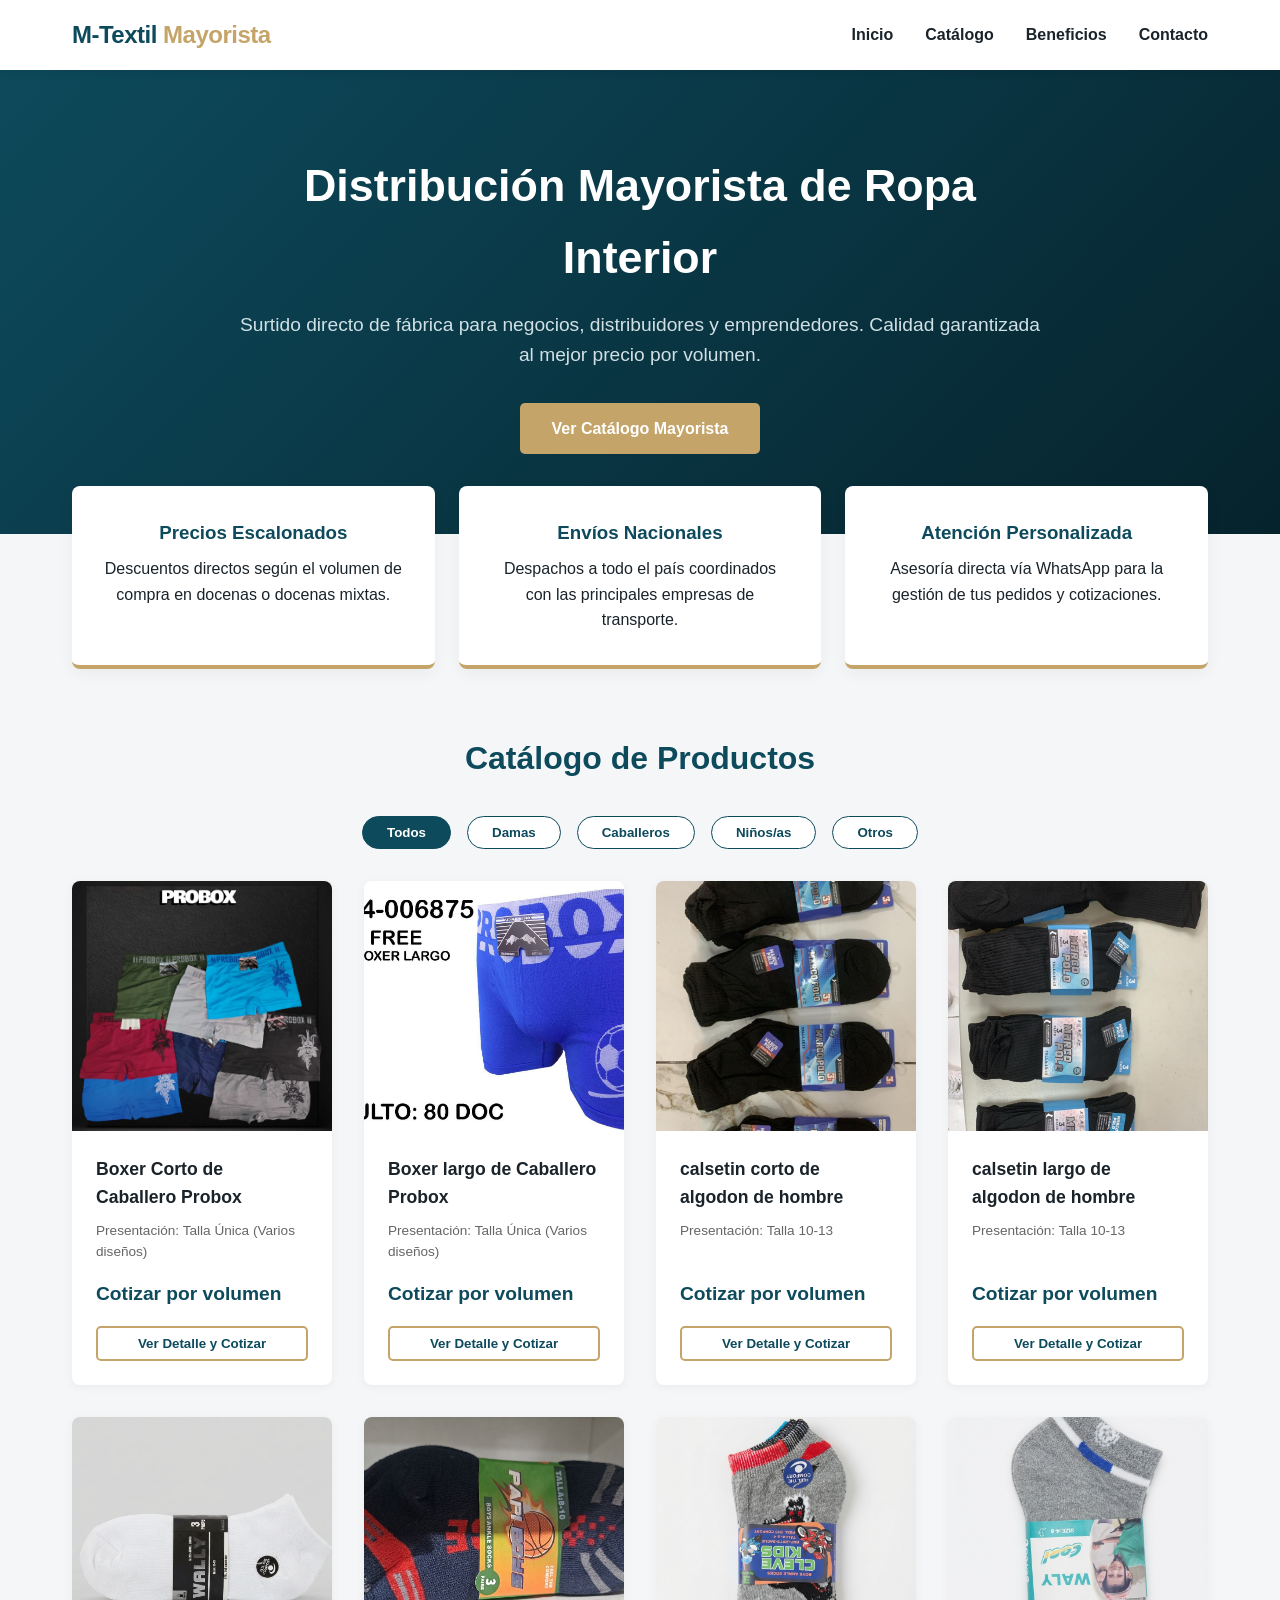
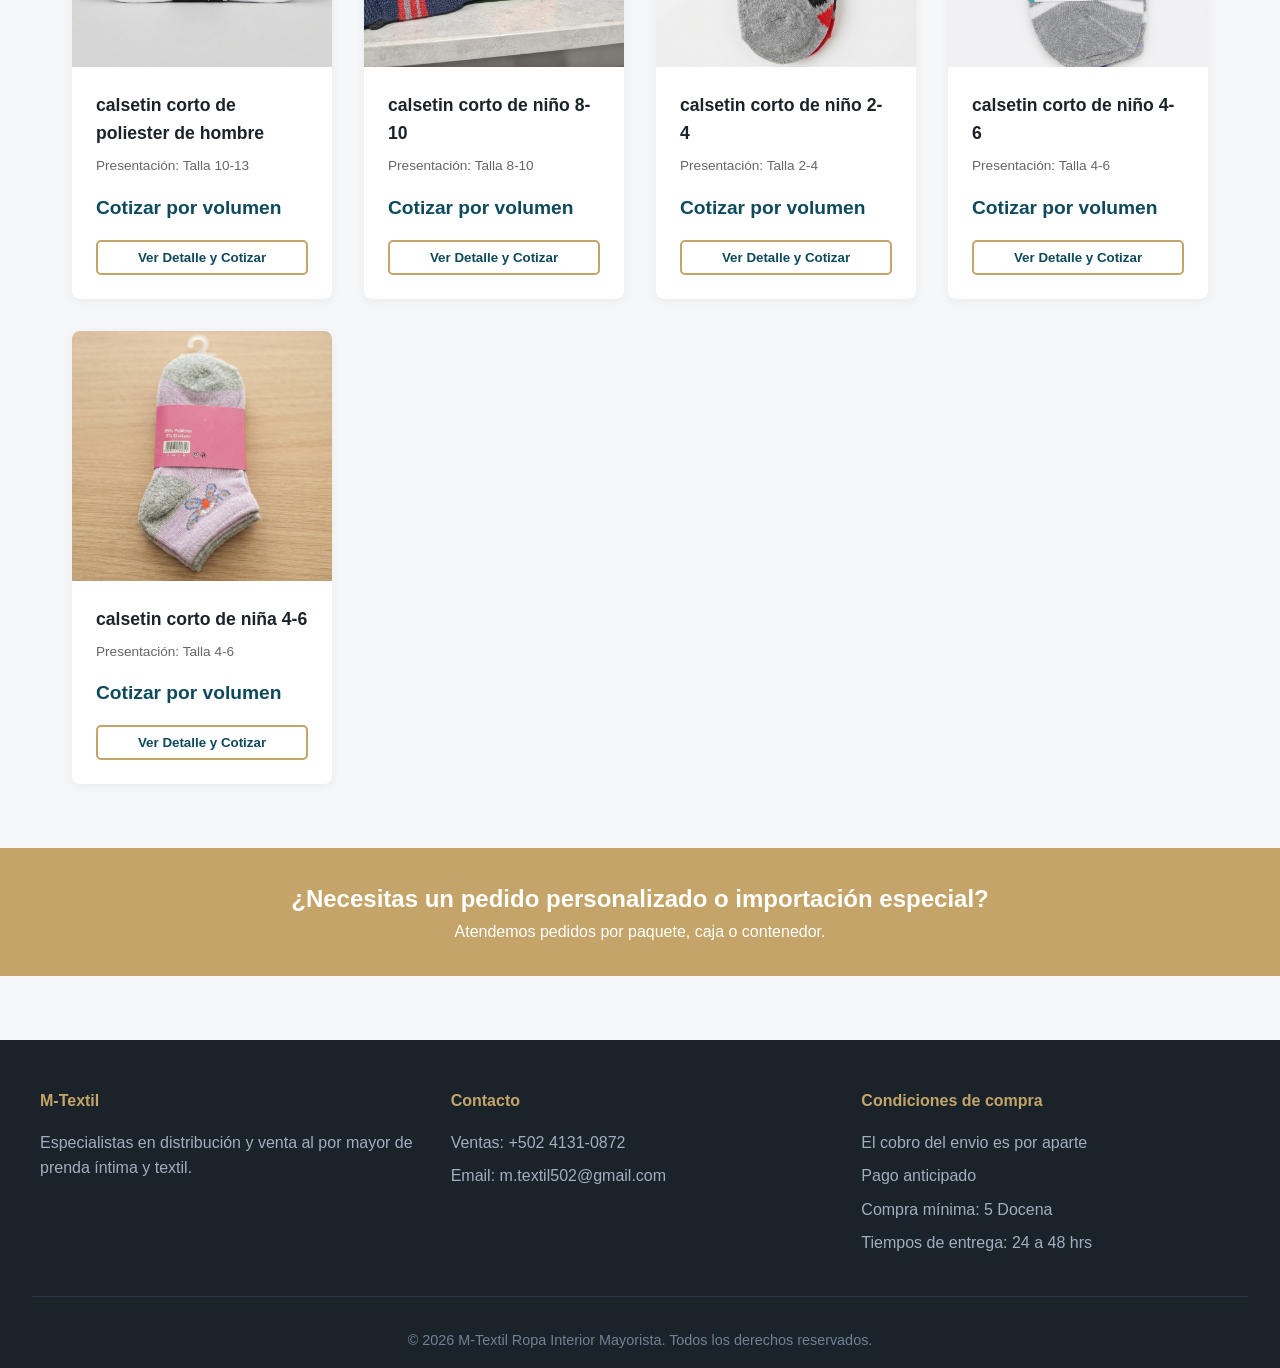
<file: Index.html>
<!DOCTYPE html>
<html lang="es">
<head>
    <meta charset="UTF-8">
    <meta name="viewport" content="width=device-width, initial-scale=1.0">
    <title>M-Textil | Ropa Interior Mayorista</title>
    <!-- Vinculamos el archivo CSS de estilos -->
    <link rel="stylesheet" href="styles.css">
</head>
<body>

    <!-- Encabezado / Navegación -->
    <header>
        <div class="nav-container">
            <a href="#" class="logo">
                <div class="logo-text">M-Textil <span>Mayorista</span></div>
            </a>
            <ul class="nav-links">
                <li><a href="#inicio">Inicio</a></li>
                <li><a href="#catalogo">Catálogo</a></li>
                <li><a href="#ventajas">Beneficios</a></li>
                <li><a href="#contacto">Contacto</a></li>
            </ul>
        </div>
    </header>

    <!-- Sección Principal / Hero -->
    <section class="hero" id="inicio">
        <div class="hero-content">
            <h1>Distribución Mayorista de Ropa Interior</h1>
            <p>Surtido directo de fábrica para negocios, distribuidores y emprendedores. Calidad garantizada al mejor precio por volumen.</p>
            <a href="#catalogo" class="btn-primary">Ver Catálogo Mayorista</a>
        </div>
    </section>

    <!-- Ventajas -->
    <section class="benefits" id="ventajas">
        <div class="benefit-card">
            <h3>Precios Escalonados</h3>
            <p>Descuentos directos según el volumen de compra en docenas o docenas mixtas.</p>
        </div>
        <div class="benefit-card">
            <h3>Envíos Nacionales</h3>
            <p>Despachos a todo el país coordinados con las principales empresas de transporte.</p>
        </div>
        <div class="benefit-card">
            <h3>Atención Personalizada</h3>
            <p>Asesoría directa vía WhatsApp para la gestión de tus pedidos y cotizaciones.</p>
        </div>
    </section>

    <!-- Catálogo de Productos -->
    <section class="catalog" id="catalogo">
        <h2 class="section-title">Catálogo de Productos</h2>
        
        <div class="filters">
            <button class="filter-btn active" onclick="filterProducts('todos')">Todos</button>
            <button class="filter-btn" onclick="filterProducts('dama')">Damas</button>
            <button class="filter-btn" onclick="filterProducts('caballero')">Caballeros</button>
            <button class="filter-btn" onclick="filterProducts('niños')">Niños/as</button>
            <button class="filter-btn" onclick="filterProducts('otros')">Otros</button>
        </div>

        <div class="product-grid" id="productContainer">
            <!-- Los productos se cargarán desde script.js -->
        </div>
    </section>

    <!-- Banner Informativo -->
    <section class="wholesale-banner">
        <h2>¿Necesitas un pedido personalizado o importación especial?</h2>
        <p>Atendemos pedidos por paquete, caja o contenedor.</p>
    </section>

    <!-- Pie de página -->
    <footer id="contacto">
        <div class="footer-content">
            <div class="footer-col">
                <h4>M-Textil</h4>
                <p>Especialistas en distribución y venta al por mayor de prenda íntima y textil.</p>
            </div>
            <div class="footer-col">
                <h4>Contacto</h4>
                <p>Ventas: +502 4131-0872</p>
                <p>Email: m.textil502@gmail.com</p>
            </div>
            <div class="footer-col">
                <h4>Condiciones de compra</h4>
                <p>El cobro del envio es por aparte</p>
                <p>Pago anticipado</p>
                <p>Compra mínima: 5 Docena</p>
                <p>Tiempos de entrega: 24 a 48 hrs</p>
            </div>
        </div>
        <div class="copyright">
            &copy; 2026 M-Textil Ropa Interior Mayorista. Todos los derechos reservados.
        </div>
    </footer>

    <!-- Vinculamos el archivo JavaScript -->
    <script src="script.js"></script>
</body>
</html>
</file>
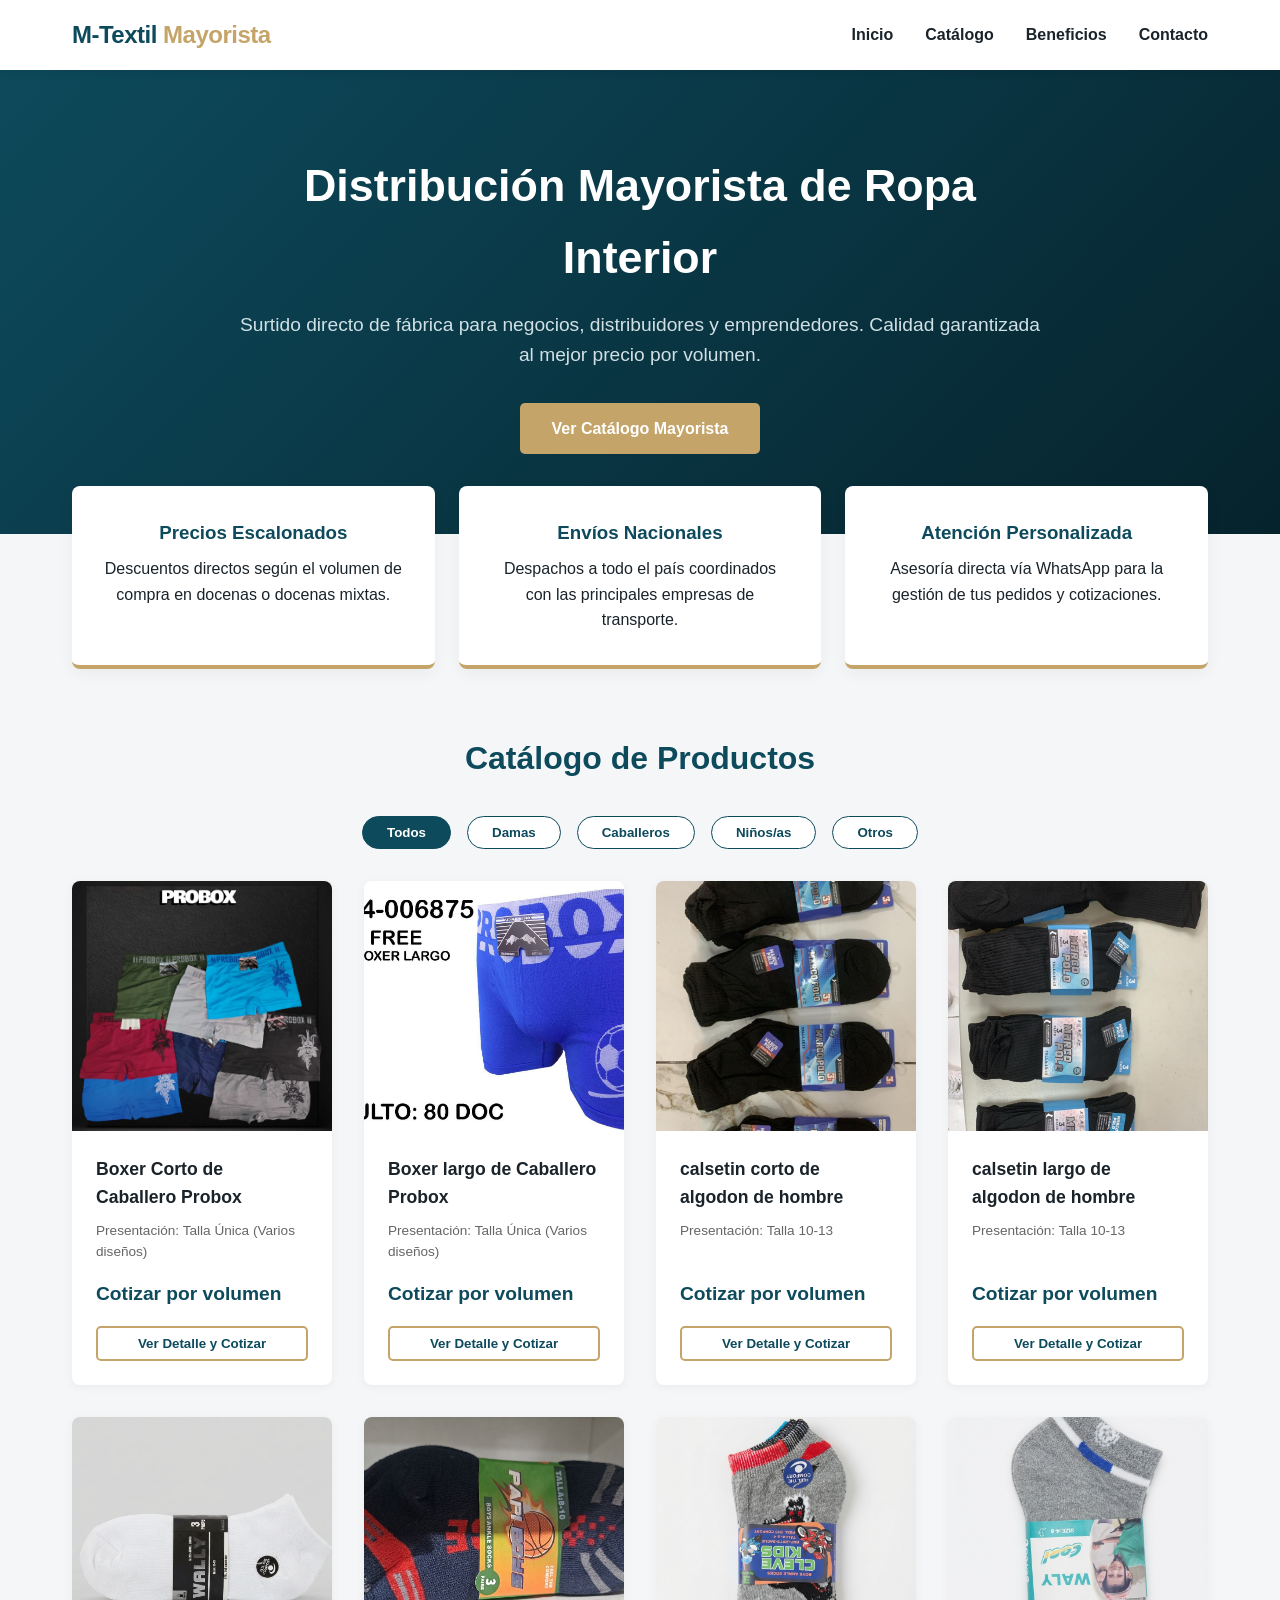
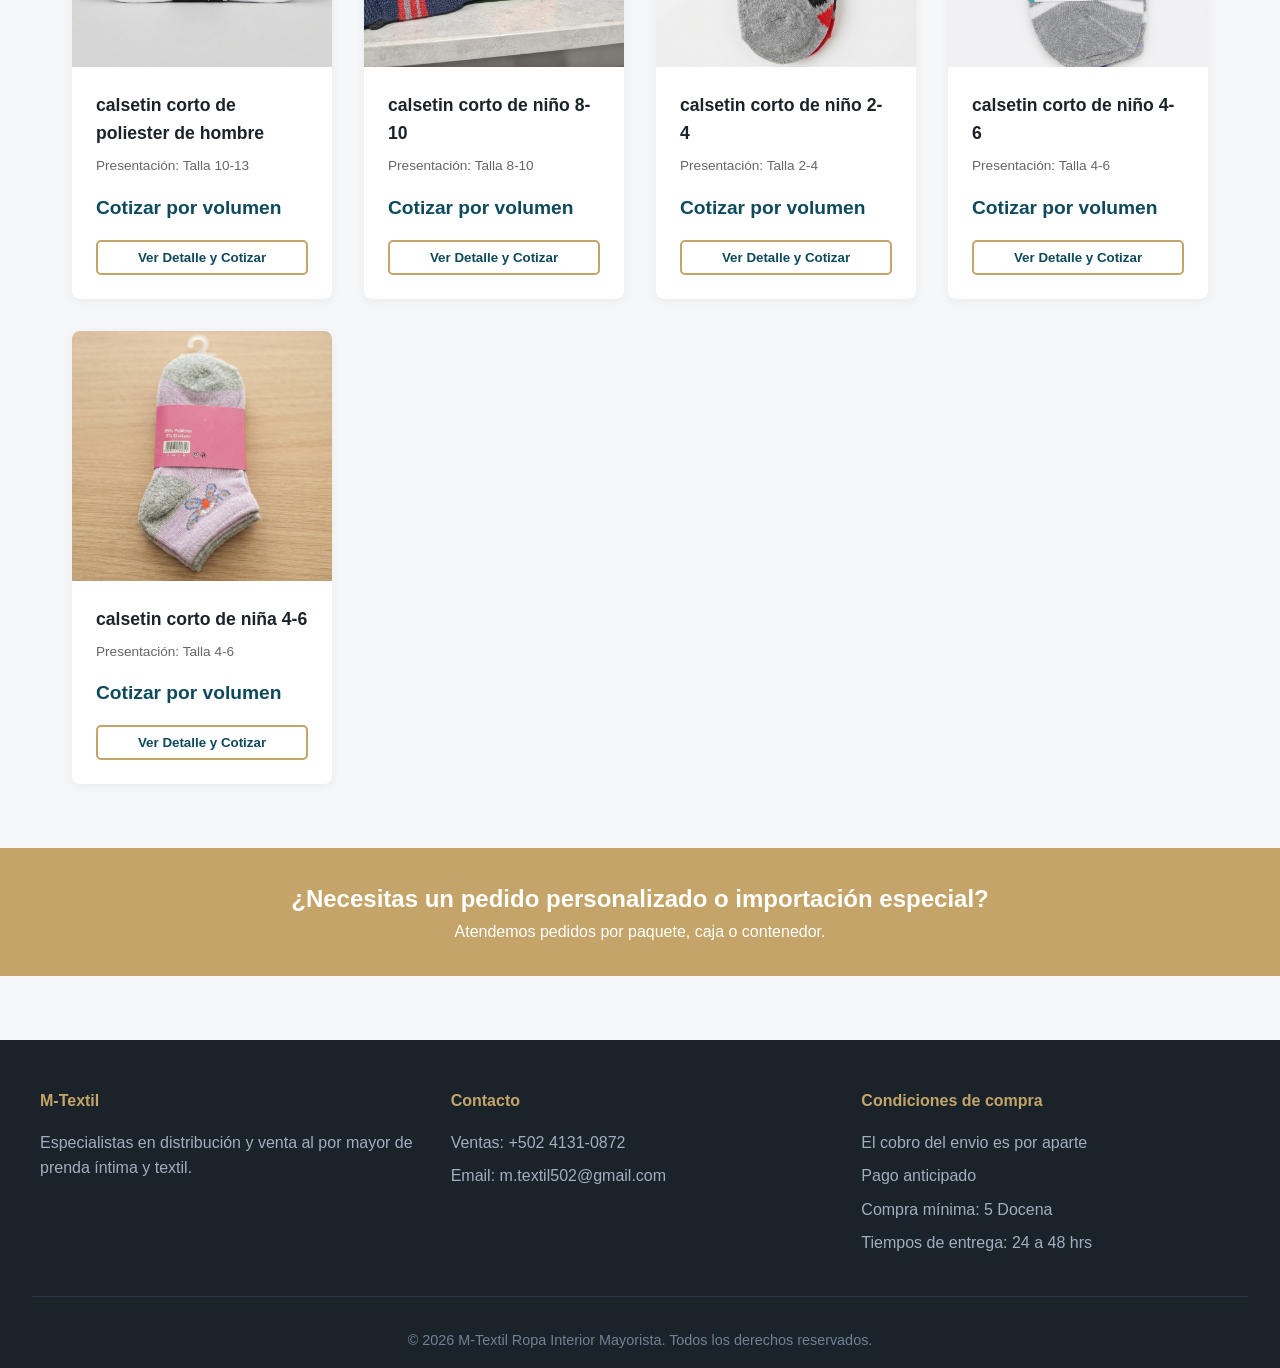
<file: index.html>
<!DOCTYPE html>
<html lang="es">
<head>
    <meta charset="UTF-8">
    <meta name="viewport" content="width=device-width, initial-scale=1.0">
    <title>M-Textil | Ropa Interior Mayorista</title>
    <!-- Vinculamos el archivo CSS de estilos -->
    <link rel="stylesheet" href="styles.css">
</head>
<body>

    <!-- Encabezado / Navegación -->
    <header>
        <div class="nav-container">
            <a href="#" class="logo">
                <div class="logo-text">M-Textil <span>Mayorista</span></div>
            </a>
            <ul class="nav-links">
                <li><a href="#inicio">Inicio</a></li>
                <li><a href="#catalogo">Catálogo</a></li>
                <li><a href="#ventajas">Beneficios</a></li>
                <li><a href="#contacto">Contacto</a></li>
            </ul>
        </div>
    </header>

    <!-- Sección Principal / Hero -->
    <section class="hero" id="inicio">
        <div class="hero-content">
            <h1>Distribución Mayorista de Ropa Interior</h1>
            <p>Surtido directo de fábrica para negocios, distribuidores y emprendedores. Calidad garantizada al mejor precio por volumen.</p>
            <a href="#catalogo" class="btn-primary">Ver Catálogo Mayorista</a>
        </div>
    </section>

    <!-- Ventajas -->
    <section class="benefits" id="ventajas">
        <div class="benefit-card">
            <h3>Precios Escalonados</h3>
            <p>Descuentos directos según el volumen de compra en docenas o docenas mixtas.</p>
        </div>
        <div class="benefit-card">
            <h3>Envíos Nacionales</h3>
            <p>Despachos a todo el país coordinados con las principales empresas de transporte.</p>
        </div>
        <div class="benefit-card">
            <h3>Atención Personalizada</h3>
            <p>Asesoría directa vía WhatsApp para la gestión de tus pedidos y cotizaciones.</p>
        </div>
    </section>

    <!-- Catálogo de Productos -->
    <section class="catalog" id="catalogo">
        <h2 class="section-title">Catálogo de Productos</h2>
        
        <div class="filters">
            <button class="filter-btn active" onclick="filterProducts('todos')">Todos</button>
            <button class="filter-btn" onclick="filterProducts('dama')">Damas</button>
            <button class="filter-btn" onclick="filterProducts('caballero')">Caballeros</button>
            <button class="filter-btn" onclick="filterProducts('niños')">Niños/as</button>
            <button class="filter-btn" onclick="filterProducts('otros')">Otros</button>
        </div>

        <div class="product-grid" id="productContainer">
            <!-- Los productos se cargarán desde script.js -->
        </div>
    </section>

    <!-- Banner Informativo -->
    <section class="wholesale-banner">
        <h2>¿Necesitas un pedido personalizado o importación especial?</h2>
        <p>Atendemos pedidos por paquete, caja o contenedor.</p>
    </section>

    <!-- Pie de página -->
    <footer id="contacto">
        <div class="footer-content">
            <div class="footer-col">
                <h4>M-Textil</h4>
                <p>Especialistas en distribución y venta al por mayor de prenda íntima y textil.</p>
            </div>
            <div class="footer-col">
                <h4>Contacto</h4>
                <p>Ventas: +502 4131-0872</p>
                <p>Email: m.textil502@gmail.com</p>
            </div>
            <div class="footer-col">
                <h4>Condiciones de compra</h4>
                <p>El cobro del envio es por aparte</p>
                <p>Pago anticipado</p>
                <p>Compra mínima: 5 Docena</p>
                <p>Tiempos de entrega: 24 a 48 hrs</p>
            </div>
        </div>
        <div class="copyright">
            &copy; 2026 M-Textil Ropa Interior Mayorista. Todos los derechos reservados.
        </div>
    </footer>

    <!-- Vinculamos el archivo JavaScript -->
    <script src="script.js"></script>
</body>
</html>
</file>
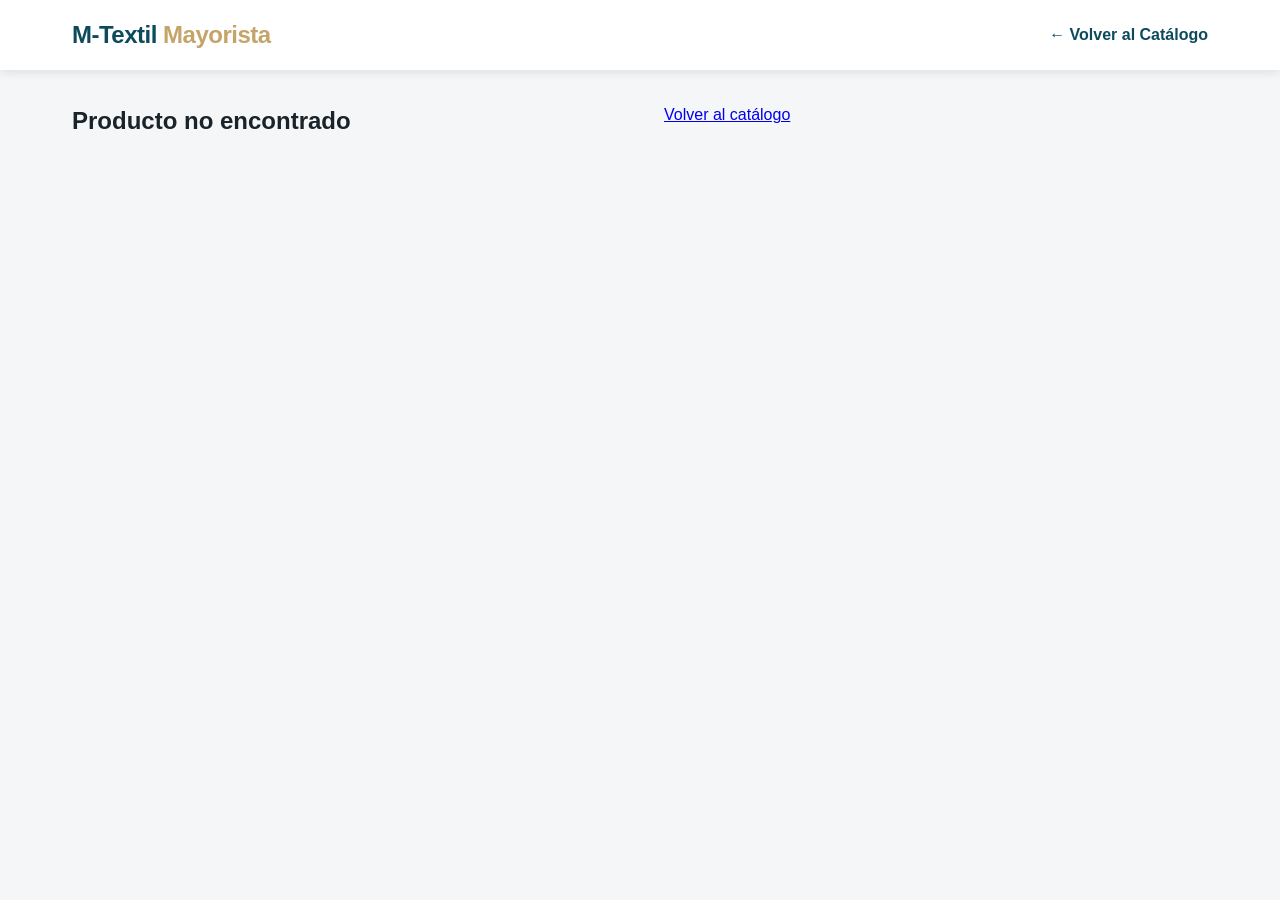
<file: producto.html>
<!DOCTYPE html>
<html lang="es">
<head>
    <meta charset="UTF-8">
    <meta name="viewport" content="width=device-width, initial-scale=1.0">
    <title>Detalle del Producto | M-Textil</title>
    <link rel="stylesheet" href="styles.css">
</head>
<body>

    <header>
        <div class="nav-container">
            <a href="index.html" class="logo">
                <div class="logo-text">M-Textil <span>Mayorista</span></div>
            </a>
            <a href="index.html" class="btn-secondary">← Volver al Catálogo</a>
        </div>
    </header>

    <main class="product-detail-container">
        <!-- Galería de fotos -->
        <div class="detail-gallery">
            <div class="main-image-box">
                <img id="mainProductImg" src="" alt="Imagen principal">
            </div>
            <div class="thumbnails-grid" id="thumbnailsContainer">
                <!-- Se generan dinámicamente -->
            </div>
        </div>

        <!-- Información y Especificaciones -->
        <div class="detail-info">
            <span class="category-badge" id="productCategory">Categoría</span>
            <h1 id="productTitle">Nombre del Producto</h1>
            <div class="product-price" id="productPrice">Q 0.00</div>
            <p class="pack-badge" id="productPack">Presentación: -</p>

            <h3>Descripción del Producto</h3>
            <p id="productDescription" class="description-text"></p>

            <h3>Especificaciones Mayoristas</h3>
            <ul id="productSpecs" class="specs-list">
                <!-- Se generan dinámicamente -->
            </ul>

            <button class="btn-whatsapp-large" id="btnWhatsappQuote">
                Pedir / Cotizar por WhatsApp
            </button>
        </div>
    </main>

    <!-- Cargar datos e interacciones -->
    <script src="script.js"></script>
    <script>
        document.addEventListener('DOMContentLoaded', () => {
            // Obtener el ID desde la URL (?id=1)
            const urlParams = new URLSearchParams(window.location.search);
            const productId = parseInt(urlParams.get('id'));

            // Buscar el producto en el array de script.js
            const product = products.find(p => p.id === productId);

            if (product) {
                // Llenar datos básicos
                document.getElementById('productTitle').innerText = product.name;
                document.getElementById('productPrice').innerText = product.price;
                document.getElementById('productPack').innerText = `Presentación: ${product.pack}`;
                document.getElementById('productCategory').innerText = product.category.toUpperCase();
                document.getElementById('productDescription').innerText = product.description || "Sin descripción disponible.";

                // Llenar lista de especificaciones
                const specsList = document.getElementById('productSpecs');
                specsList.innerHTML = '';
                if(product.specs) {
                    product.specs.forEach(spec => {
                        const li = document.createElement('li');
                        li.innerText = spec;
                        specsList.appendChild(li);
                    });
                }

                // Cargar imágenes
                const mainImg = document.getElementById('mainProductImg');
                const thumbsContainer = document.getElementById('thumbnailsContainer');
                thumbsContainer.innerHTML = '';

                if(product.images && product.images.length > 0) {
                    mainImg.src = product.images[0];

                    product.images.forEach((imgSrc, index) => {
                        const thumb = document.createElement('img');
                        thumb.src = imgSrc;
                        thumb.className = index === 0 ? 'thumb-img active' : 'thumb-img';
                        thumb.onclick = () => {
                            mainImg.src = imgSrc;
                            document.querySelectorAll('.thumb-img').forEach(t => t.classList.remove('active'));
                            thumb.classList.add('active');
                        };
                        thumbsContainer.appendChild(thumb);
                    });
                }

                // Configurar enlace de WhatsApp
                const phone = "50200000000"; // Tu número de teléfono
                const btnWs = document.getElementById('btnWhatsappQuote');
                btnWs.onclick = () => {
                    const message = encodeURIComponent(`Hola M-Textil, me interesa cotizar el producto: ${product.name} (${product.price}). Presentación: ${product.pack}`);
                    window.open(`https://wa.me/${phone}?text=${message}`, '_blank');
                };
            } else {
                document.querySelector('.product-detail-container').innerHTML = '<h2>Producto no encontrado</h2><a href="index.html">Volver al catálogo</a>';
            }
        });
    </script>
</body>
</html>
</file>
<file: styles.css>
:root {
    --primary-color: #0d4a5c;
    --accent-color: #c4a468;
    --dark-color: #1a232a;
    --light-color: #f4f6f8;
    --white: #ffffff;
    --font-main: 'Segoe UI', Tahoma, Geneva, Verdana, sans-serif;
}

* {
    margin: 0;
    padding: 0;
    box-sizing: border-box;
    font-family: var(--font-main);
}

body {
    background-color: var(--light-color);
    color: var(--dark-color);
    line-height: 1.6;
}

/* Header & Nav */
header {
    background-color: var(--white);
    box-shadow: 0 2px 10px rgba(0,0,0,0.1);
    position: sticky;
    top: 0;
    z-index: 100;
}

.nav-container {
    max-width: 1200px;
    margin: 0 auto;
    display: flex;
    justify-content: space-between;
    align-items: center;
    padding: 1rem 2rem;
}

.logo {
    display: flex;
    align-items: center;
    gap: 10px;
    text-decoration: none;
}

.logo-text {
    font-size: 1.5rem;
    font-weight: 800;
    color: var(--primary-color);
    letter-spacing: -0.5px;
}

.logo-text span {
    color: var(--accent-color);
}

.nav-links {
    display: flex;
    list-style: none;
    gap: 2rem;
}

.nav-links a {
    text-decoration: none;
    color: var(--dark-color);
    font-weight: 600;
    transition: color 0.3s;
}

.nav-links a:hover {
    color: var(--primary-color);
}

/* Hero Section */
.hero {
    background: linear-gradient(135deg, var(--primary-color) 0%, #06232c 100%);
    color: var(--white);
    padding: 5rem 2rem;
    text-align: center;
}

.hero-content {
    max-width: 800px;
    margin: 0 auto;
}

.hero h1 {
    font-size: 2.8rem;
    margin-bottom: 1rem;
}

.hero p {
    font-size: 1.2rem;
    margin-bottom: 2rem;
    color: #d1e0e5;
}

.btn-primary {
    background-color: var(--accent-color);
    color: var(--white);
    padding: 0.8rem 2rem;
    border: none;
    border-radius: 5px;
    font-size: 1rem;
    font-weight: 700;
    cursor: pointer;
    text-decoration: none;
    display: inline-block;
    transition: background-color 0.3s;
}

.btn-primary:hover {
    background-color: #b08f53;
}

/* Benefits */
.benefits {
    max-width: 1200px;
    margin: -3rem auto 4rem auto;
    display: grid;
    grid-template-columns: repeat(auto-fit, minmax(250px, 1fr));
    gap: 1.5rem;
    padding: 0 2rem;
    position: relative;
    z-index: 10;
}

.benefit-card {
    background: var(--white);
    padding: 2rem;
    border-radius: 8px;
    box-shadow: 0 4px 15px rgba(0,0,0,0.05);
    text-align: center;
    border-bottom: 4px solid var(--accent-color);
}

.benefit-card h3 {
    color: var(--primary-color);
    margin-bottom: 0.5rem;
}

/* Catalog Section */
.catalog {
    max-width: 1200px;
    margin: 0 auto 4rem auto;
    padding: 0 2rem;
}

.section-title {
    text-align: center;
    font-size: 2rem;
    color: var(--primary-color);
    margin-bottom: 2rem;
}

.filters {
    display: flex;
    justify-content: center;
    gap: 1rem;
    margin-bottom: 2rem;
    flex-wrap: wrap;
}

.filter-btn {
    background: var(--white);
    border: 1px solid var(--primary-color);
    color: var(--primary-color);
    padding: 0.5rem 1.5rem;
    border-radius: 20px;
    cursor: pointer;
    font-weight: 600;
    transition: all 0.3s;
}

.filter-btn.active, .filter-btn:hover {
    background: var(--primary-color);
    color: var(--white);
}

.product-grid {
    display: grid;
    grid-template-columns: repeat(auto-fill, minmax(260px, 1fr));
    gap: 2rem;
}

.product-card {
    background: var(--white);
    border-radius: 8px;
    overflow: hidden;
    box-shadow: 0 2px 10px rgba(0,0,0,0.05);
    display: flex;
    flex-direction: column;
}

/* Manejo de Imágenes de Productos */
.product-img-wrapper {
    width: 100%;
    height: 250px;
    background-color: #f8f9fa;
    overflow: hidden;
    display: flex;
    align-items: center;
    justify-content: center;
}

.product-img-file {
    width: 100%;
    height: 100%;
    object-fit: cover;
    transition: transform 0.3s ease;
}

.product-card:hover .product-img-file {
    transform: scale(1.05);
}

.product-info {
    padding: 1.5rem;
    display: flex;
    flex-direction: column;
    flex-grow: 1;
}

.product-title {
    font-size: 1.1rem;
    margin-bottom: 0.5rem;
    color: var(--dark-color);
}

.product-meta {
    font-size: 0.85rem;
    color: #666;
    margin-bottom: 1rem;
}

.product-price {
    font-size: 1.2rem;
    font-weight: 700;
    color: var(--primary-color);
    margin-top: auto;
    margin-bottom: 1rem;
}

.btn-quote {
    background-color: transparent;
    border: 2px solid var(--accent-color);
    color: var(--primary-color);
    padding: 0.5rem;
    border-radius: 5px;
    font-weight: 700;
    cursor: pointer;
    width: 100%;
    transition: all 0.3s;
}

.btn-quote:hover {
    background-color: var(--accent-color);
    color: var(--white);
}

/* Wholesale Notice Banner */
.wholesale-banner {
    background-color: var(--accent-color);
    color: var(--white);
    text-align: center;
    padding: 2rem;
    margin-bottom: 4rem;
}

/* Footer */
footer {
    background-color: var(--dark-color);
    color: var(--white);
    padding: 3rem 2rem 1rem 2rem;
}

.footer-content {
    max-width: 1200px;
    margin: 0 auto;
    display: grid;
    grid-template-columns: repeat(auto-fit, minmax(200px, 1fr));
    gap: 2rem;
    margin-bottom: 2rem;
}

.footer-col h4 {
    color: var(--accent-color);
    margin-bottom: 1rem;
}

.footer-col p, .footer-col a {
    color: #a0aec0;
    text-decoration: none;
    margin-bottom: 0.5rem;
    display: block;
}

.copyright {
    text-align: center;
    padding-top: 2rem;
    border-top: 1px solid #2d3748;
    color: #718096;
    font-size: 0.9rem;
}

@media (max-width: 768px) {
    .hero h1 { font-size: 2rem; }
    .nav-links { display: none; }
}
/* Estilos para la Página de Detalle */
.product-detail-container {
    max-width: 1200px;
    margin: 2rem auto;
    padding: 0 2rem;
    display: grid;
    grid-template-columns: 1fr 1fr;
    gap: 3rem;
}

.main-image-box {
    width: 100%;
    height: 450px;
    background: #fff;
    border-radius: 8px;
    overflow: hidden;
    box-shadow: 0 4px 15px rgba(0,0,0,0.05);
    display: flex;
    align-items: center;
    justify-content: center;
}

.main-image-box img {
    width: 100%;
    height: 100%;
    object-fit: contain;
}

.thumbnails-grid {
    display: flex;
    gap: 1rem;
    margin-top: 1rem;
    overflow-x: auto;
}

.thumb-img {
    width: 80px;
    height: 80px;
    object-fit: cover;
    border-radius: 6px;
    cursor: pointer;
    border: 2px solid transparent;
    transition: all 0.2s;
}

.thumb-img.active, .thumb-img:hover {
    border-color: var(--accent-color);
}

.detail-info h1 {
    color: var(--primary-color);
    font-size: 2rem;
    margin: 0.5rem 0;
}

.category-badge {
    background: #e0f2fe;
    color: var(--primary-color);
    padding: 0.2rem 0.8rem;
    border-radius: 12px;
    font-size: 0.8rem;
    font-weight: 700;
}

.pack-badge {
    color: #666;
    margin-bottom: 1.5rem;
    font-weight: 600;
}

.description-text {
    margin-bottom: 1.5rem;
    color: #4a5568;
}

.specs-list {
    margin-left: 1.2rem;
    margin-bottom: 2rem;
    color: #2d3748;
}

.specs-list li {
    margin-bottom: 0.5rem;
}

.btn-whatsapp-large {
    background-color: #25d366;
    color: white;
    border: none;
    width: 100%;
    padding: 1rem;
    font-size: 1.1rem;
    font-weight: 700;
    border-radius: 6px;
    cursor: pointer;
    transition: background 0.3s;
}

.btn-whatsapp-large:hover {
    background-color: #1ebd56;
}

.btn-secondary {
    text-decoration: none;
    color: var(--primary-color);
    font-weight: 700;
}

@media (max-width: 768px) {
    .product-detail-container {
        grid-template-columns: 1fr;
    }
}
</file>
